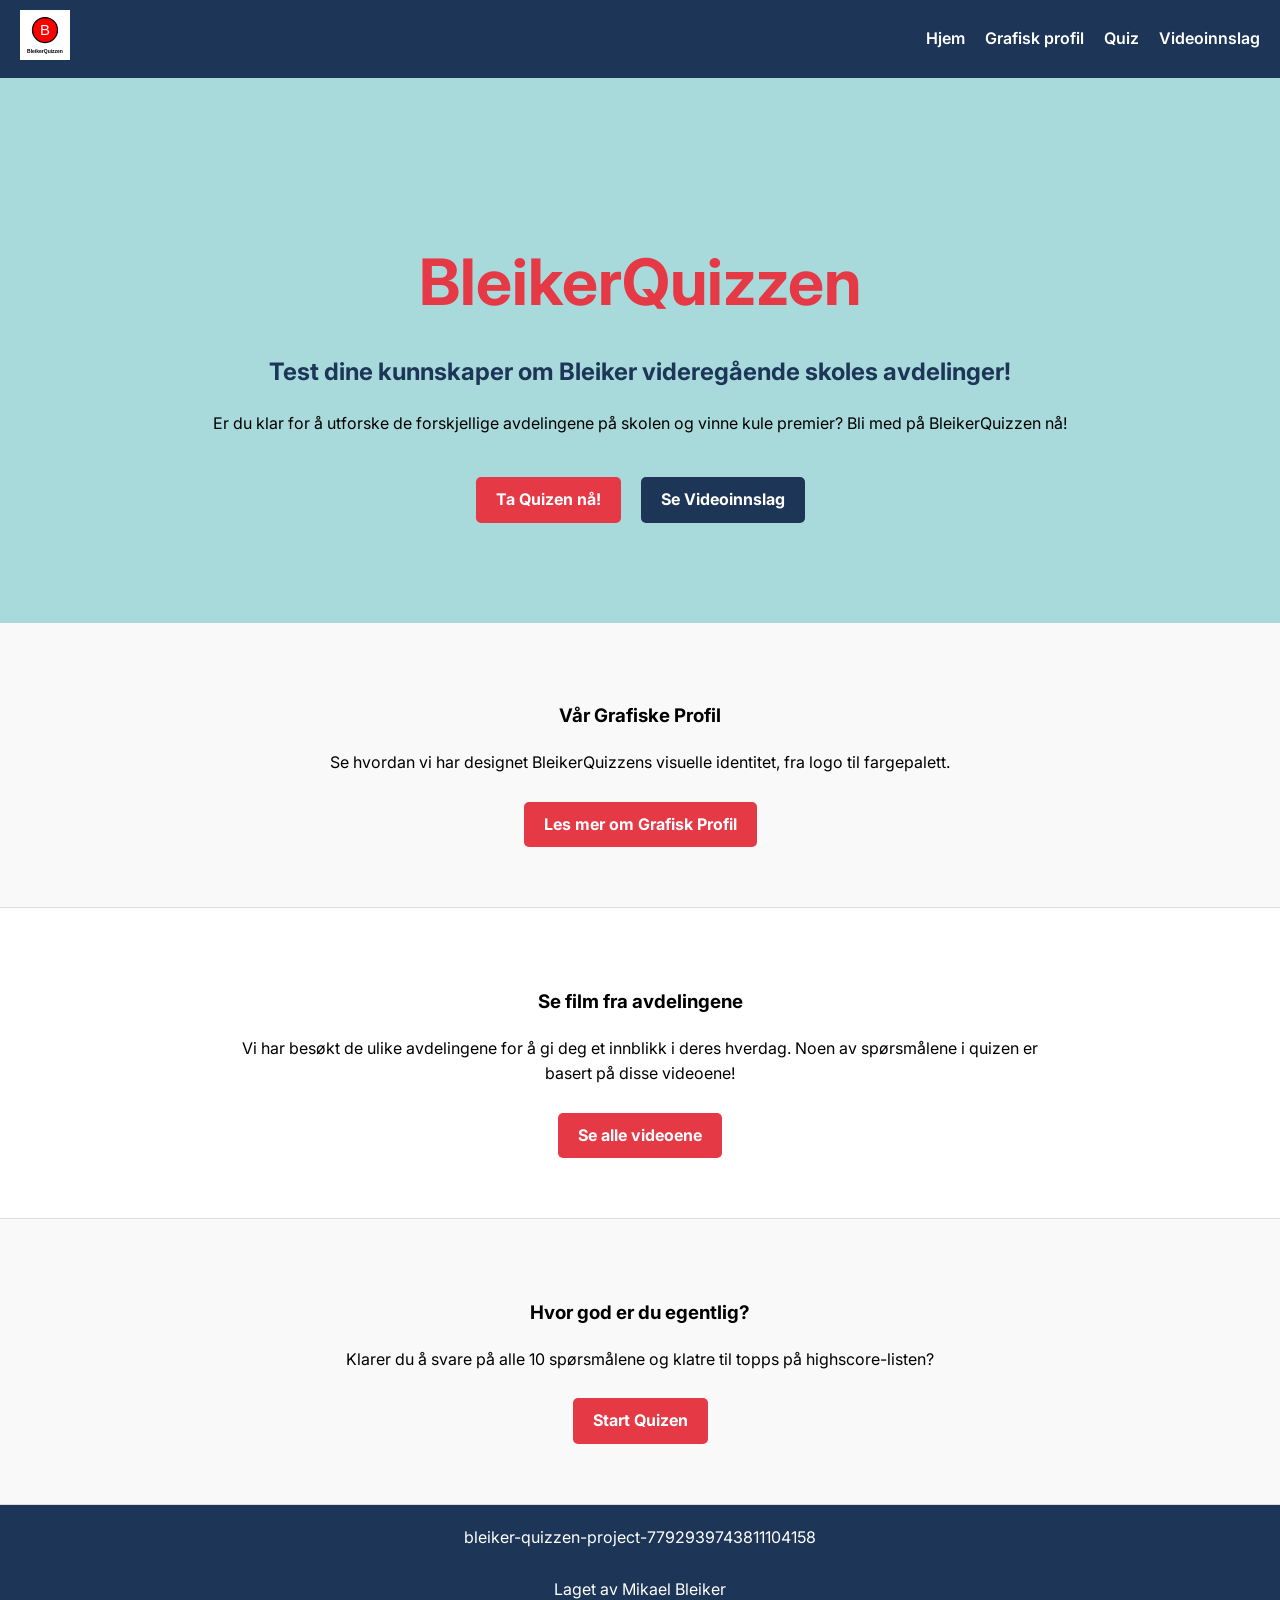
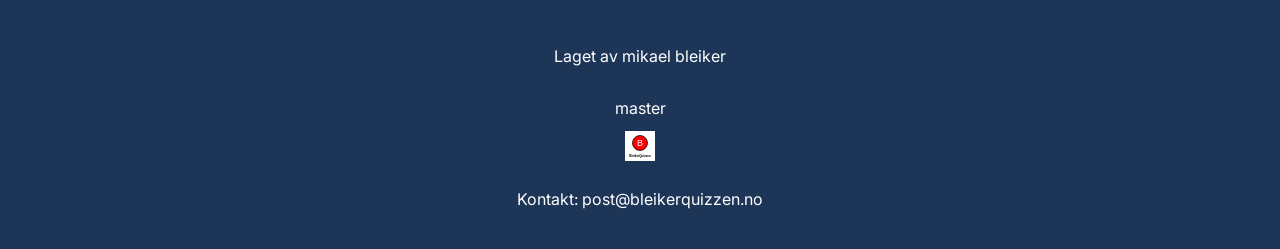
<file: index.html>
<!DOCTYPE html>
<html lang="no">
<head>
    <meta charset="UTF-8">
    <meta name="viewport" content="width=device-width, initial-scale=1.0">
    <title>BleikerQuizzen - Landingsside</title>
    <link rel="stylesheet" href="css/style.css">
    <!-- Google Fonts: Inter -->
    <link rel="preconnect" href="https://fonts.googleapis.com">
    <link rel="preconnect" href="https://fonts.gstatic.com" crossorigin>
    <link href="https://fonts.googleapis.com/css2?family=Inter:wght@400;600;700&display=swap" rel="stylesheet">
</head>
<body>
    <header>
        <nav class="navbar">
            <div class="nav-logo">
                <a href="index.html">
                    <img src="logo.svg" alt="BleikerQuizzen Logo" height="50">
                </a>
            </div>
            <ul class="nav-links">
                <li><a href="index.html">Hjem</a></li>
                <li><a href="grafisk.html">Grafisk profil</a></li>
                <li><a href="quiz.html">Quiz</a></li>
                <li><a href="video.html">Videoinnslag</a></li>

            </ul>
        </nav>
    </header>

    <main>
        <section class="hero">
            <h1>BleikerQuizzen</h1>
            <h2>Test dine kunnskaper om Bleiker videregående skoles avdelinger!</h2>
            <p>Er du klar for å utforske de forskjellige avdelingene på skolen og vinne kule premier? Bli med på BleikerQuizzen nå!</p>
            <div class="hero-btns">
                <a href="quiz.html" class="btn">Ta Quizen nå!</a>
                <a href="video.html" class="btn secondary">Se Videoinnslag</a>
            </div>
        </section>

        <section class="home-section" id="grafisk-preview">
            <div class="content-wrapper">
                <h3>Vår Grafiske Profil</h3>
                <p>Se hvordan vi har designet BleikerQuizzens visuelle identitet, fra logo til fargepalett.</p>
                <a href="grafisk.html" class="btn">Les mer om Grafisk Profil</a>
            </div>
        </section>

        <section class="home-section" id="video-preview">
            <div class="content-wrapper">
                <h3>Se film fra avdelingene</h3>
                <p>Vi har besøkt de ulike avdelingene for å gi deg et innblikk i deres hverdag. Noen av spørsmålene i quizen er basert på disse videoene!</p>
                <a href="video.html" class="btn">Se alle videoene</a>
            </div>
        </section>

        <section class="home-section" id="quiz-preview">
            <div class="content-wrapper">
                <h3>Hvor god er du egentlig?</h3>
                <p>Klarer du å svare på alle 10 spørsmålene og klatre til topps på highscore-listen?</p>
                <a href="quiz.html" class="btn">Start Quizen</a>
            </div>
        </section>
    </main>

    <footer>
        <div class="footer-content">
bleiker-quizzen-project-7792939743811104158
            <p>Laget av Mikael Bleiker</p>

            <p>Laget av mikael bleiker </p>
 master
            <img src="logo.svg" alt="BleikerQuizzen Logo" height="30">
            <p>Kontakt: post@bleikerquizzen.no</p>
        </div>
    </footer>
    <script src="js/script.js"></script>
</body>
</html>
</file>
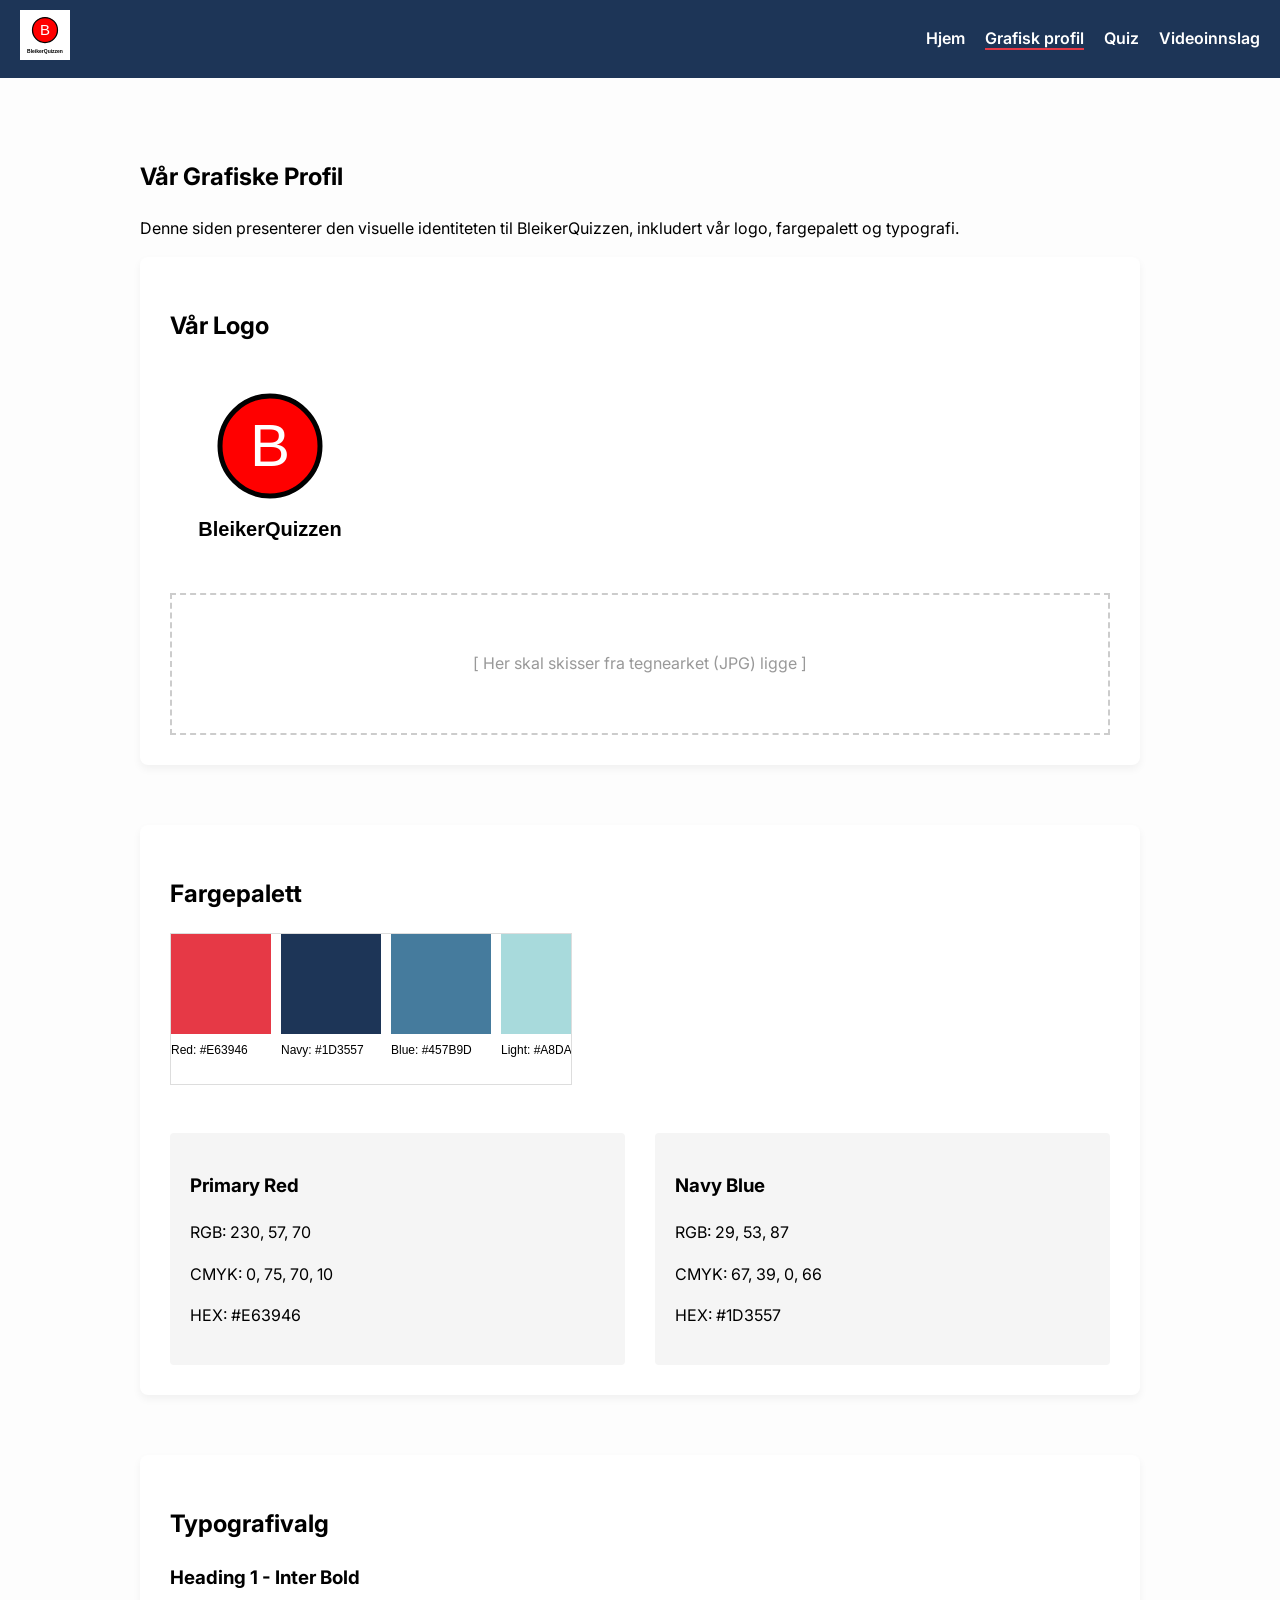
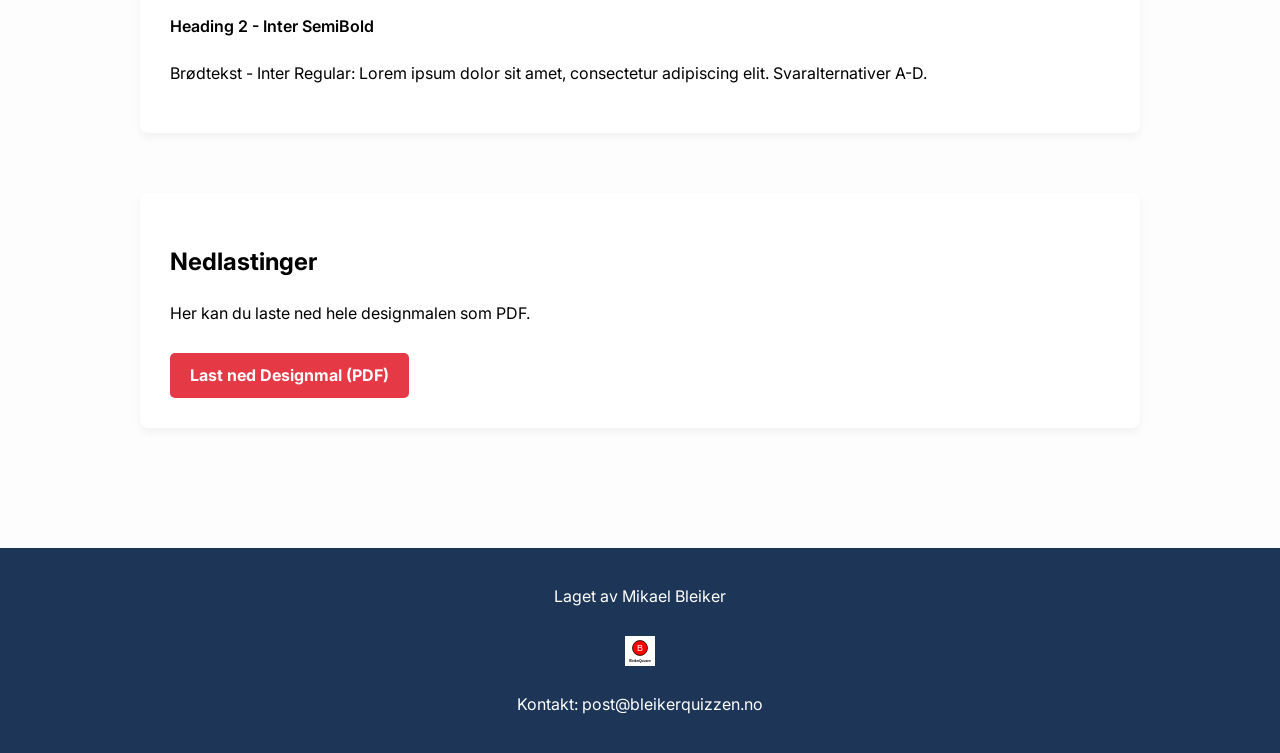
<file: grafisk.html>
<!DOCTYPE html>
<html lang="no">
<head>
    <meta charset="UTF-8">
    <meta name="viewport" content="width=device-width, initial-scale=1.0">
    <title>Grafisk Profil - BleikerQuizzen</title>
    <link rel="stylesheet" href="css/style.css">
    <!-- Google Fonts: Inter -->
    <link rel="preconnect" href="https://fonts.googleapis.com">
    <link rel="preconnect" href="https://fonts.gstatic.com" crossorigin>
    <link href="https://fonts.googleapis.com/css2?family=Inter:wght@400;600;700&display=swap" rel="stylesheet">
</head>
<body>
    <header>
        <nav class="navbar">
            <div class="nav-logo">
                <a href="index.html">
                    <img src="logo.svg" alt="BleikerQuizzen Logo" height="50">
                </a>
            </div>
            <ul class="nav-links">
                <li><a href="index.html">Hjem</a></li>
                <li><a href="grafisk.html" class="active">Grafisk profil</a></li>
                <li><a href="quiz.html">Quiz</a></li>
                <li><a href="video.html">Videoinnslag</a></li>

            </ul>
        </nav>
    </header>

    <main class="page-content">
        <section class="container">
            <h1>Vår Grafiske Profil</h1>
            <p class="intro">Denne siden presenterer den visuelle identiteten til BleikerQuizzen, inkludert vår logo, fargepalett og typografi.</p>

            <div class="profile-section">
                <h2>Vår Logo</h2>
                <div class="logo-display">
                    <img src="logo.svg" alt="Ferdig Logo" class="profile-img main-logo">
                    <div class="sketches-placeholder">
                        <p>[ Her skal skisser fra tegnearket (JPG) ligge ]</p>
                    </div>
                </div>
            </div>

            <div class="profile-section">
                <h2>Fargepalett</h2>
                <img src="fargepalett.svg" alt="Fargepalett" class="profile-img">
                <div class="color-details">
                    <div class="color-box">
                        <h3>Primary Red</h3>
                        <p>RGB: 230, 57, 70</p>
                        <p>CMYK: 0, 75, 70, 10</p>
                        <p>HEX: #E63946</p>
                    </div>
                    <div class="color-box">
                        <h3>Navy Blue</h3>
                        <p>RGB: 29, 53, 87</p>
                        <p>CMYK: 67, 39, 0, 66</p>
                        <p>HEX: #1D3557</p>
                    </div>
                </div>
            </div>

            <div class="profile-section">
                <h2>Typografivalg</h2>
                <div class="typography-display">
                    <h3 style="font-family: 'Inter', sans-serif; font-weight: 700;">Heading 1 - Inter Bold</h3>
                    <h4 style="font-family: 'Inter', sans-serif; font-weight: 600;">Heading 2 - Inter SemiBold</h4>
                    <p style="font-family: 'Inter', sans-serif; font-weight: 400;">Brødtekst - Inter Regular: Lorem ipsum dolor sit amet, consectetur adipiscing elit. Svaralternativer A-D.</p>
                </div>
            </div>

            <div class="profile-section download-section">
                <h2>Nedlastinger</h2>
                <p>Her kan du laste ned hele designmalen som PDF.</p>
                <a href="designmal.pdf" download class="btn">Last ned Designmal (PDF)</a>
            </div>
        </section>
    </main>

    <footer>
        <div class="footer-content">
            <p>Laget av Mikael Bleiker</p>
            <img src="logo.svg" alt="BleikerQuizzen Logo" height="30">
            <p>Kontakt: post@bleikerquizzen.no</p>
        </div>
    </footer>
</body>
</html>
</file>
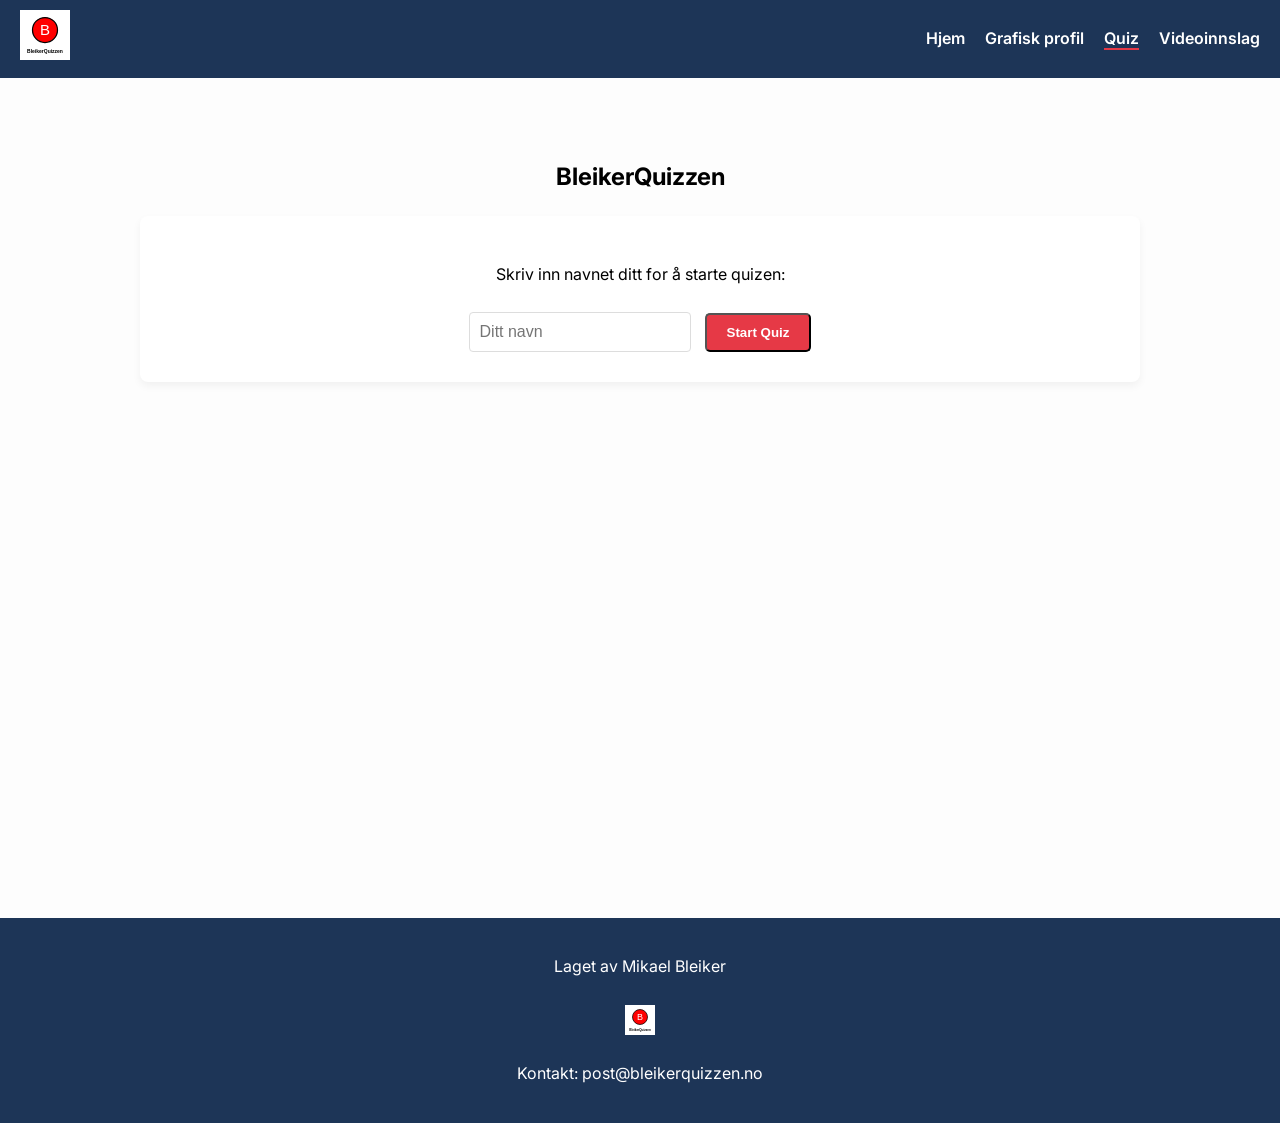
<file: quiz.html>
<!DOCTYPE html>
<html lang="no">
<head>
    <meta charset="UTF-8">
    <meta name="viewport" content="width=device-width, initial-scale=1.0">
    <title>Quiz - BleikerQuizzen</title>
    <link rel="stylesheet" href="css/style.css">
    <!-- Google Fonts: Inter -->
    <link rel="preconnect" href="https://fonts.googleapis.com">
    <link rel="preconnect" href="https://fonts.gstatic.com" crossorigin>
    <link href="https://fonts.googleapis.com/css2?family=Inter:wght@400;600;700&display=swap" rel="stylesheet">
</head>
<body>
    <header>
        <nav class="navbar">
            <div class="nav-logo">
                <a href="index.html">
                    <img src="logo.svg" alt="BleikerQuizzen Logo" height="50">
                </a>
            </div>
            <ul class="nav-links">
                <li><a href="index.html">Hjem</a></li>
                <li><a href="grafisk.html">Grafisk profil</a></li>
                <li><a href="quiz.html" class="active">Quiz</a></li>
                <li><a href="video.html">Videoinnslag</a></li>

            </ul>
        </nav>
    </header>

    <main class="page-content">
        <section class="container quiz-container" id="quiz-container">
            <h1>BleikerQuizzen</h1>

            <div id="quiz-setup">
                <p>Skriv inn navnet ditt for å starte quizen:</p>
                <input type="text" id="user-name" placeholder="Ditt navn">
                <button id="start-btn" class="btn">Start Quiz</button>
            </div>

            <div id="quiz-game" class="hidden">
                <div id="score-display">Poeng: 0/0</div>
                <div id="quiz-video" class="hidden">
                    <div class="video-placeholder">
                        <p>Se videoen her før du svarer:</p>
                        <a href="https://akershusfylke-my.sharepoint.com/:v:/g/personal/mikaeljoha_afk_no/IQCimLcyegF8RKJ7p_-Nw2bjAVp-LulBT56BFtHZ6qrWf-M?nav=eyJyZWZlcnJhbEluZm8iOnsicmVmZXJyYWxBcHAiOiJPbmVEcml2ZUZvckJ1c2luZXNzIiwicmVmZXJyYWxBcHBQbGF0Zm9ybSI6IldlYiIsInJlZmVycmFsTW9kZSI6InZpZXciLCJyZWZlcnJhbFZpZXciOiJNeUZpbGVzTGlua0NvcHkifX0&e=7OZdfF" target="_blank" style="color: black; text-decoration: underline; font-weight: bold;">Se videoinnslag</a>
                    </div>
                </div>
                <h2 id="question">Laster spørsmål...</h2>
                <div id="options" class="options-grid"></div>
                <div id="feedback"></div>
                <button id="next-btn" class="btn hidden">Neste spørsmål</button>
            </div>

            <div id="quiz-results" class="hidden">
                <h2>Gratulerer!</h2>
                <p id="final-score"></p>
                <h3>Highscore (Topp 5)</h3>
                <ol id="highscore-list"></ol>
                <button onclick="location.reload()" class="btn">Prøv igjen</button>
            </div>
        </section>
    </main>

    <footer>
        <div class="footer-content">
            <p>Laget av Mikael Bleiker</p>
            <img src="logo.svg" alt="BleikerQuizzen Logo" height="30">
            <p>Kontakt: post@bleikerquizzen.no</p>
        </div>
    </footer>
    <script src="js/script.js"></script>
</body>
</html>
</file>
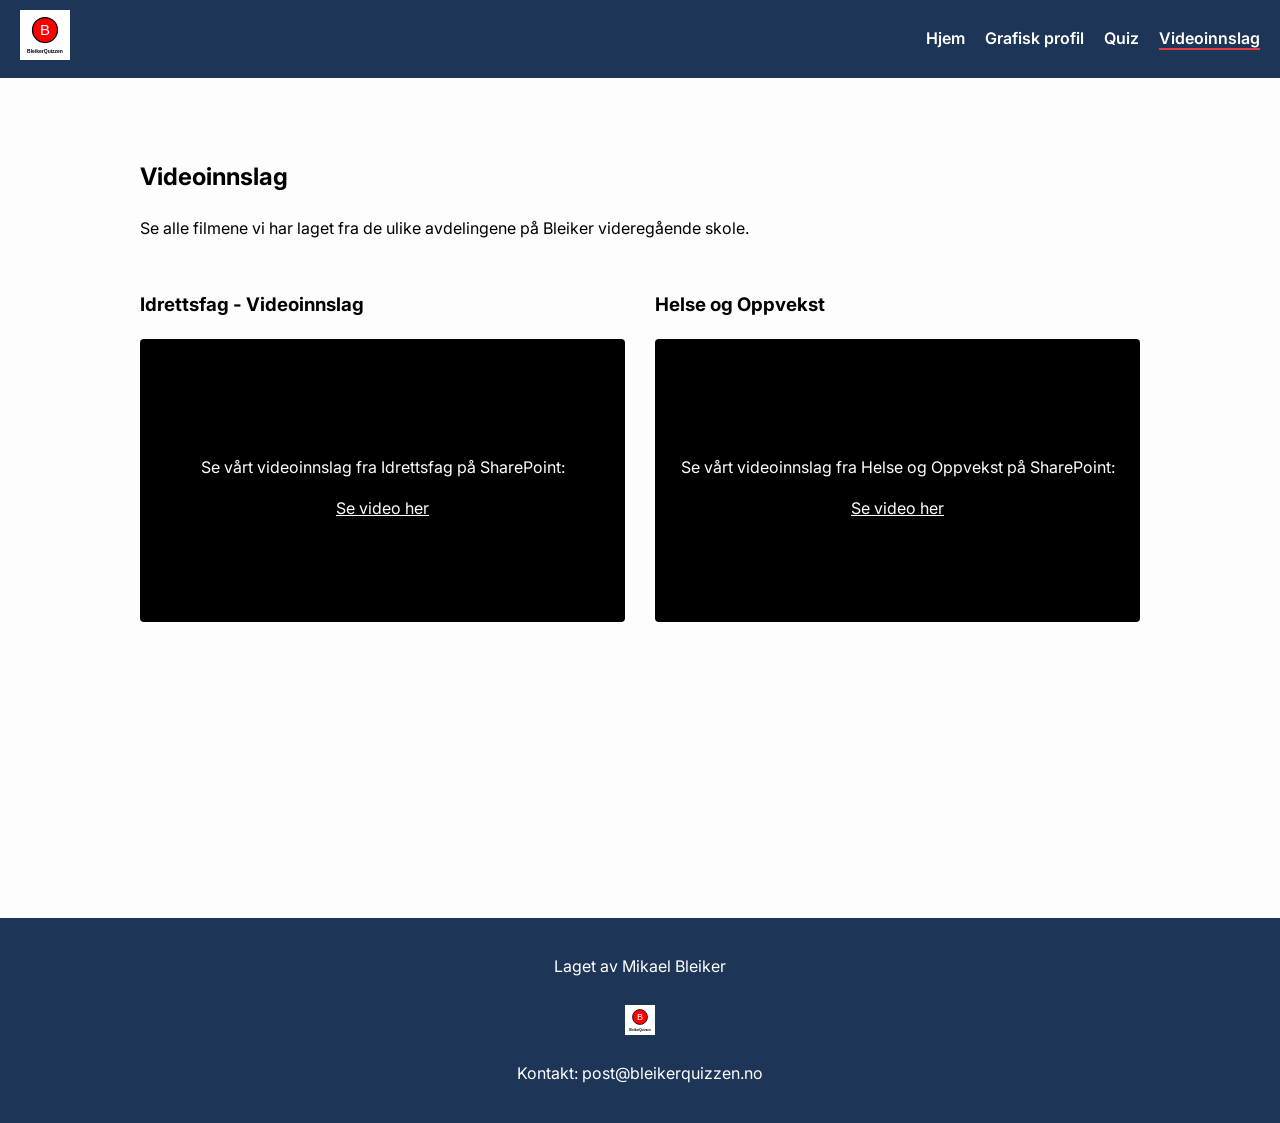
<file: video.html>
<!DOCTYPE html>
<html lang="no">
<head>
    <meta charset="UTF-8">
    <meta name="viewport" content="width=device-width, initial-scale=1.0">
    <title>Videoinnslag - BleikerQuizzen</title>
    <link rel="stylesheet" href="css/style.css">
    <!-- Google Fonts: Inter -->
    <link rel="preconnect" href="https://fonts.googleapis.com">
    <link rel="preconnect" href="https://fonts.gstatic.com" crossorigin>
    <link href="https://fonts.googleapis.com/css2?family=Inter:wght@400;600;700&display=swap" rel="stylesheet">
</head>
<body>
    <header>
        <nav class="navbar">
            <div class="nav-logo">
                <a href="index.html">
                    <img src="logo.svg" alt="BleikerQuizzen Logo" height="50">
                </a>
            </div>
            <ul class="nav-links">
                <li><a href="index.html">Hjem</a></li>
                <li><a href="grafisk.html">Grafisk profil</a></li>
                <li><a href="quiz.html">Quiz</a></li>
                <li><a href="video.html" class="active">Videoinnslag</a></li>

            </ul>
        </nav>
    </header>

    <main class="page-content">
        <section class="container">
            <h1>Videoinnslag</h1>
            <p>Se alle filmene vi har laget fra de ulike avdelingene på Bleiker videregående skole.</p>

            <div class="video-grid">
                <div class="video-item">
                    <h3>Idrettsfag - Videoinnslag</h3>
                    <div class="video-placeholder-container">
                        <p>Se vårt videoinnslag fra Idrettsfag på SharePoint:</p>
                        <a href="https://akershusfylke-my.sharepoint.com/:v:/g/personal/mikaeljoha_afk_no/IQCimLcyegF8RKJ7p_-Nw2bjAVp-LulBT56BFtHZ6qrWf-M?nav=eyJyZWZlcnJhbEluZm8iOnsicmVmZXJyYWxBcHAiOiJPbmVEcml2ZUZvckJ1c2luZXNzIiwicmVmZXJyYWxBcHBQbGF0Zm9ybSI6IldlYiIsInJlZmVycmFsTW9kZSI6InZpZXciLCJyZWZlcnJhbFZpZXciOiJNeUZpbGVzTGlua0NvcHkifX0&e=7OZdfF" target="_blank" style="color: white; text-decoration: underline;">Se video her</a>
                    </div>
                </div>
                <div class="video-item">
                    <h3>Helse og Oppvekst</h3>
                    <div class="video-placeholder-container">
                        <p>Se vårt videoinnslag fra Helse og Oppvekst på SharePoint:</p>
                        <a href="https://akershusfylke-my.sharepoint.com/:v:/g/personal/mikaeljoha_afk_no/IQCimLcyegF8RKJ7p_-Nw2bjAVp-LulBT56BFtHZ6qrWf-M?nav=eyJyZWZlcnJhbEluZm8iOnsicmVmZXJyYWxBcHAiOiJPbmVEcml2ZUZvckJ1c2luZXNzIiwicmVmZXJyYWxBcHBQbGF0Zm9ybSI6IldlYiIsInJlZmVycmFsTW9kZSI6InZpZXciLCJyZWZlcnJhbFZpZXciOiJNeUZpbGVzTGlua0NvcHkifX0&e=7OZdfF" target="_blank" style="color: white; text-decoration: underline;">Se video her</a>
                    </div>
                </div>
            </div>
        </section>
    </main>

    <footer>
        <div class="footer-content">
            <p>Laget av Mikael Bleiker</p>
            <img src="logo.svg" alt="BleikerQuizzen Logo" height="30">
            <p>Kontakt: post@bleikerquizzen.no</p>
        </div>
    </footer>
</body>
</html>
</file>
<file: css/style.css>
:root {
    --primary-color: #E63946;
    --navy-color: #1D3557;
    --blue-color: #457B9D;
    --light-color: #A8DADC;
    --white-color: #FFFFFF;
    --black-color: #000000;
}

body {
    font-family: 'Inter', sans-serif;
    margin: 0;
    padding: 0;
    line-height: 1.6;
}

.navbar {
    display: flex;
    justify-content: space-between;
    align-items: center;
    background-color: var(--navy-color);
    padding: 10px 20px;
    color: var(--white-color);
}

.nav-links {
    list-style: none;
    display: flex;
    gap: 20px;
}

.nav-links li a {
    color: var(--white-color);
    text-decoration: none;
    font-weight: 600;
}

.nav-links li a:hover {
    color: var(--light-color);
}

.footer-content {
    background-color: var(--navy-color);
    color: var(--white-color);
    padding: 20px;
    text-align: center;
    display: flex;
    flex-direction: column;
    align-items: center;
    gap: 10px;
}

main {
    min-height: 80vh;
}

/* Common button styles */
.btn {
    display: inline-block;
    padding: 10px 20px;
    background-color: var(--primary-color);
    color: var(--white-color);
    text-decoration: none;
    border-radius: 5px;
    font-weight: 700;
    margin-top: 10px;
}

.btn:hover {
    background-color: var(--blue-color);
}

.hero {
    background-color: var(--light-color);
    padding: 100px 50px;
    text-align: center;
}

.hero h1 {
    font-size: 4rem;
    color: var(--primary-color);
    margin-bottom: 20px;
}

.hero h2 {
    font-size: 1.5rem;
    color: var(--navy-color);
    margin-bottom: 20px;
}

.home-section {
    padding: 60px 20px;
    text-align: center;
    border-bottom: 1px solid #ddd;
}

.home-section:nth-child(even) {
    background-color: #f9f9f9;
}

.content-wrapper {
    max-width: 800px;
    margin: 0 auto;
}

.btn.secondary {
    background-color: var(--navy-color);
}

.hero-btns {
    margin-top: 30px;
    display: flex;
    justify-content: center;
    gap: 20px;
}

.page-content {
    padding: 60px 20px;
    background-color: #fdfdfd;
}

.container {
    max-width: 1000px;
    margin: 0 auto;
}

.profile-section {
    margin-bottom: 60px;
    background-color: #fff;
    padding: 30px;
    border-radius: 8px;
    box-shadow: 0 4px 8px rgba(0, 0, 0, 0.05);
}

.logo-display, .color-details, .typography-display {
    margin-top: 20px;
}

.profile-img {
    max-width: 100%;
    height: auto;
    border: 1px solid #ddd;
    margin-bottom: 20px;
}

.main-logo {
    border: none;
    max-width: 200px;
}

.sketches-placeholder {
    border: 2px dashed #ccc;
    padding: 40px;
    color: #999;
    text-align: center;
}

.color-details {
    display: flex;
    gap: 30px;
    flex-wrap: wrap;
}

.color-box {
    flex: 1;
    min-width: 200px;
    padding: 20px;
    background-color: #f5f5f5;
    border-radius: 4px;
}

.active {
    border-bottom: 2px solid var(--primary-color);
}

/* Quiz styles */
.quiz-container {
    text-align: center;
}

#quiz-setup, #quiz-game, #quiz-results {
    background-color: #fff;
    padding: 30px;
    border-radius: 8px;
    box-shadow: 0 4px 8px rgba(0, 0, 0, 0.05);
}

.hidden {
    display: none;
}

#user-name {
    padding: 10px;
    font-size: 1rem;
    border: 1px solid #ddd;
    border-radius: 4px;
    margin-right: 10px;
}

.options-grid {
    display: grid;
    grid-template-columns: 1fr 1fr;
    gap: 15px;
    margin-top: 20px;
}

.option-btn {
    padding: 15px;
    font-size: 1rem;
    background-color: var(--navy-color);
    color: var(--white-color);
    border: none;
    border-radius: 4px;
    cursor: pointer;
    font-weight: 600;
}

.option-btn:hover:not(:disabled) {
    background-color: var(--blue-color);
}

.option-btn:disabled {
    cursor: default;
    opacity: 0.8;
}

.option-btn.correct {
    background-color: #2a9d8f;
}

.option-btn.wrong {
    background-color: var(--primary-color);
}

#feedback {
    margin-top: 20px;
    font-size: 1.2rem;
    font-weight: 700;
}

.correct-text { color: #2a9d8f; }
.wrong-text { color: var(--primary-color); }

.video-placeholder {
    background-color: #eee;
    padding: 20px;
    border: 2px solid #ccc;
    margin-bottom: 20px;
}

#score-display {
    text-align: right;
    font-weight: 700;
    color: var(--navy-color);
}

#highscore-list {
    text-align: left;
    margin: 20px auto;
    width: fit-content;
}

/* Video and SoMe Grid styles */
.video-grid, .ad-grid {
    display: grid;
    grid-template-columns: repeat(auto-fit, minmax(300px, 1fr));
    gap: 30px;
    margin-top: 30px;
}

.video-placeholder-container {
    background-color: #000;
    color: #fff;
    padding: 100px 20px;
    text-align: center;
    border-radius: 4px;
}

.ad-mockup {
    border: 1px solid #ccc;
    border-radius: 8px;
    padding: 20px;
    background-color: #fff;
    box-shadow: 0 4px 8px rgba(0,0,0,0.1);
}

.fb-mockup {
    max-width: 400px;
}

.ad-header {
    display: flex;
    align-items: center;
    gap: 10px;
    margin-bottom: 10px;
}

.ad-image-placeholder {
    background-color: #f0f0f0;
    padding: 50px;
    text-align: center;
    margin: 10px 0;
}

.ig-mockup {
    width: 300px;
    height: 533px;
    background-color: var(--primary-color);
    color: var(--white-color);
    display: flex;
    flex-direction: column;
    justify-content: space-around;
    align-items: center;
    text-align: center;
    margin: 0 auto;
}

.tiktok-mockup {
    width: 300px;
    height: 533px;
    background-image: linear-gradient(to bottom, #121212, #333);
    color: var(--white-color);
    position: relative;
    margin: 0 auto;
}

.tiktok-overlay {
    position: absolute;
    bottom: 20px;
    left: 10px;
    font-size: 0.9rem;
}

.swipe-indicator {
    font-size: 2rem;
    animation: bounce 1s infinite alternate;
}

@keyframes bounce {
    from { transform: translateY(0); }
    to { transform: translateY(-10px); }
}

/* Responsiveness */
@media screen and (max-width: 768px) {
    .navbar {
        flex-direction: column;
        gap: 10px;
    }
    .nav-links {
        padding: 0;
        gap: 10px;
        flex-wrap: wrap;
        justify-content: center;
    }
    .hero h1 {
        font-size: 2.5rem;
    }
    .hero-btns {
        flex-direction: column;
    }
    .options-grid {
        grid-template-columns: 1fr;
    }
}
</file>
